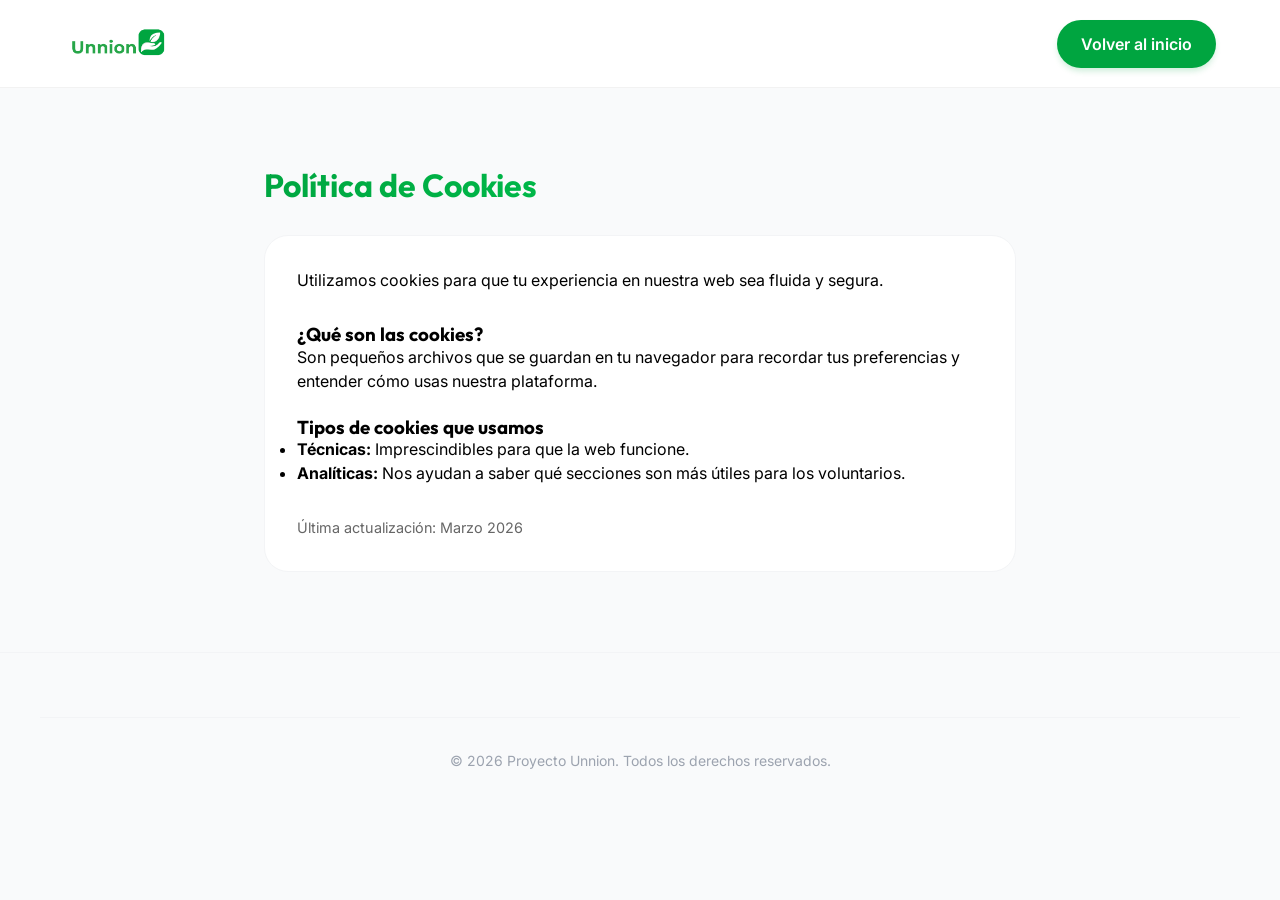
<file: cookies.html>
<!DOCTYPE html>
<html lang="es">

<head>
    <meta charset="UTF-8">
    <meta name="viewport" content="width=device-width, initial-scale=1.0">
    <title>Política de Cookies - Unnion</title>
    <link rel="stylesheet" href="styles.css">
    <link
        href="https://fonts.googleapis.com/css2?family=Inter:wght@400;500;600;700&family=Outfit:wght@500;700&display=swap"
        rel="stylesheet">
</head>

<body class="bg-light">
    <header class="header">
        <div class="container nav-wrapper">
            <a href="index.html" class="logo">
                <img src="./assets/logo.png" alt="Unnion Logo" class="logo-img-header">
            </a>
            <a href="index.html" class="btn btn-primary">Volver al inicio</a>
        </div>
    </header>

    <main class="section">
        <div class="container max-w-800">
            <h1 class="text-gradient" style="margin-bottom: 2rem;">Política de Cookies</h1>
            <div class="feature-card" style="text-align: left; opacity: 1; transform: none;">
                <p>Utilizamos cookies para que tu experiencia en nuestra web sea fluida y segura.</p>

                <h3 style="margin-top: 2rem;">¿Qué son las cookies?</h3>
                <p>Son pequeños archivos que se guardan en tu navegador para recordar tus preferencias y entender cómo
                    usas nuestra plataforma.</p>

                <h3 style="margin-top: 1.5rem;">Tipos de cookies que usamos</h3>
                <ul>
                    <li><strong>Técnicas:</strong> Imprescindibles para que la web funcione.</li>
                    <li><strong>Analíticas:</strong> Nos ayudan a saber qué secciones son más útiles para los
                        voluntarios.</li>
                </ul>

                <p style="margin-top: 2rem; font-size: 0.9rem; color: var(--text-muted);">Última actualización: Marzo
                    2026</p>
            </div>
        </div>
    </main>

    <footer class="footer">
        <div class="container copyright">
            &copy; 2026 Proyecto Unnion. Todos los derechos reservados.
        </div>
    </footer>
</body>

</html>
</file>
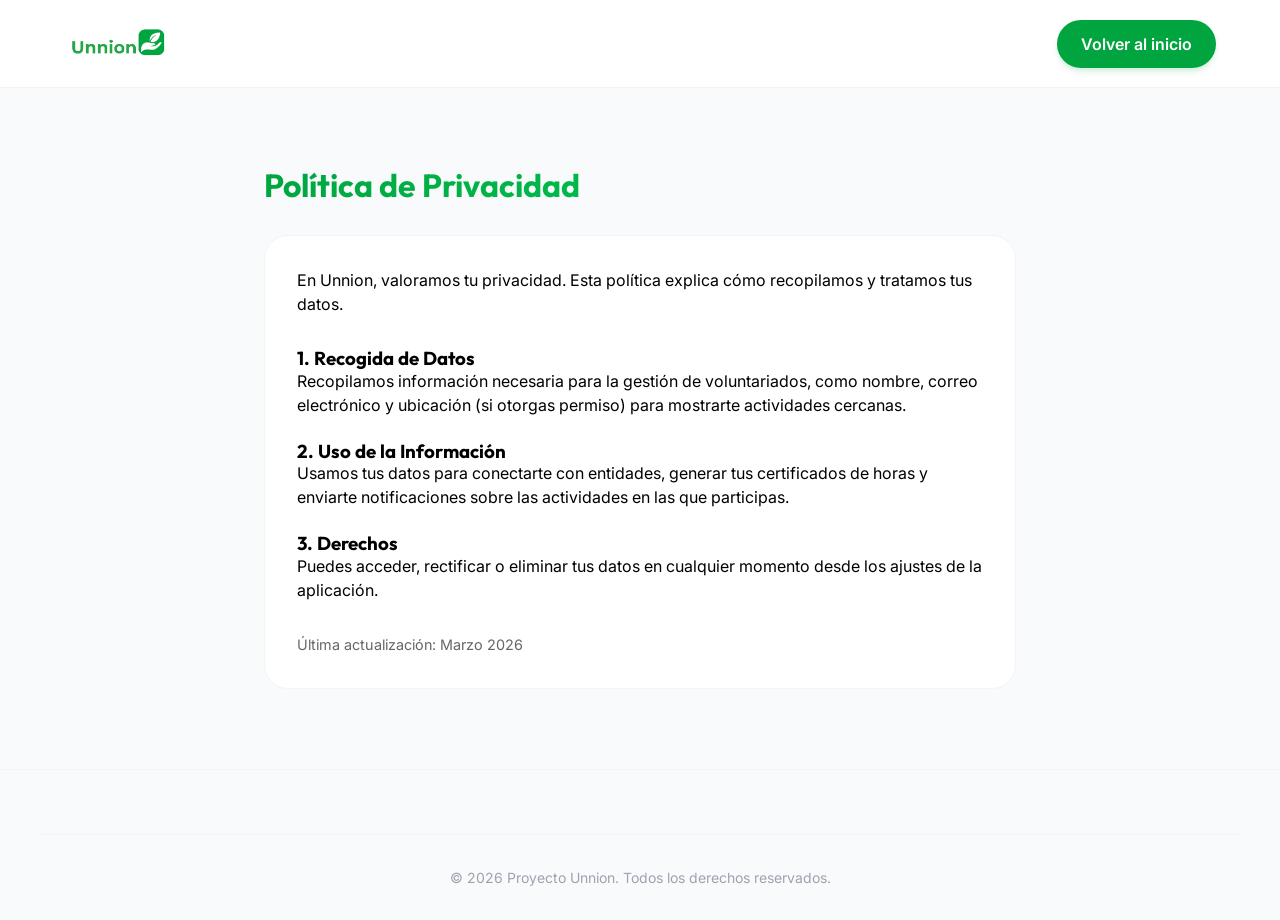
<file: privacidad.html>
<!DOCTYPE html>
<html lang="es">

<head>
    <meta charset="UTF-8">
    <meta name="viewport" content="width=device-width, initial-scale=1.0">
    <title>Política de Privacidad - Unnion</title>
    <link rel="stylesheet" href="styles.css">
    <link
        href="https://fonts.googleapis.com/css2?family=Inter:wght@400;500;600;700&family=Outfit:wght@500;700&display=swap"
        rel="stylesheet">
</head>

<body class="bg-light">
    <header class="header">
        <div class="container nav-wrapper">
            <a href="index.html" class="logo">
                <img src="./assets/logo.png" alt="Unnion Logo" class="logo-img-header">
            </a>
            <a href="index.html" class="btn btn-primary">Volver al inicio</a>
        </div>
    </header>

    <main class="section">
        <div class="container max-w-800">
            <h1 class="text-gradient" style="margin-bottom: 2rem;">Política de Privacidad</h1>
            <div class="feature-card" style="text-align: left; opacity: 1; transform: none;">
                <p>En Unnion, valoramos tu privacidad. Esta política explica cómo recopilamos y tratamos tus datos.</p>

                <h3 style="margin-top: 2rem;">1. Recogida de Datos</h3>
                <p>Recopilamos información necesaria para la gestión de voluntariados, como nombre, correo electrónico y
                    ubicación (si otorgas permiso) para mostrarte actividades cercanas.</p>

                <h3 style="margin-top: 1.5rem;">2. Uso de la Información</h3>
                <p>Usamos tus datos para conectarte con entidades, generar tus certificados de horas y enviarte
                    notificaciones sobre las actividades en las que participas.</p>

                <h3 style="margin-top: 1.5rem;">3. Derechos</h3>
                <p>Puedes acceder, rectificar o eliminar tus datos en cualquier momento desde los ajustes de la
                    aplicación.</p>

                <p style="margin-top: 2rem; font-size: 0.9rem; color: var(--text-muted);">Última actualización: Marzo
                    2026</p>
            </div>
        </div>
    </main>

    <footer class="footer">
        <div class="container copyright">
            &copy; 2026 Proyecto Unnion. Todos los derechos reservados.
        </div>
    </footer>
</body>

</html>
</file>
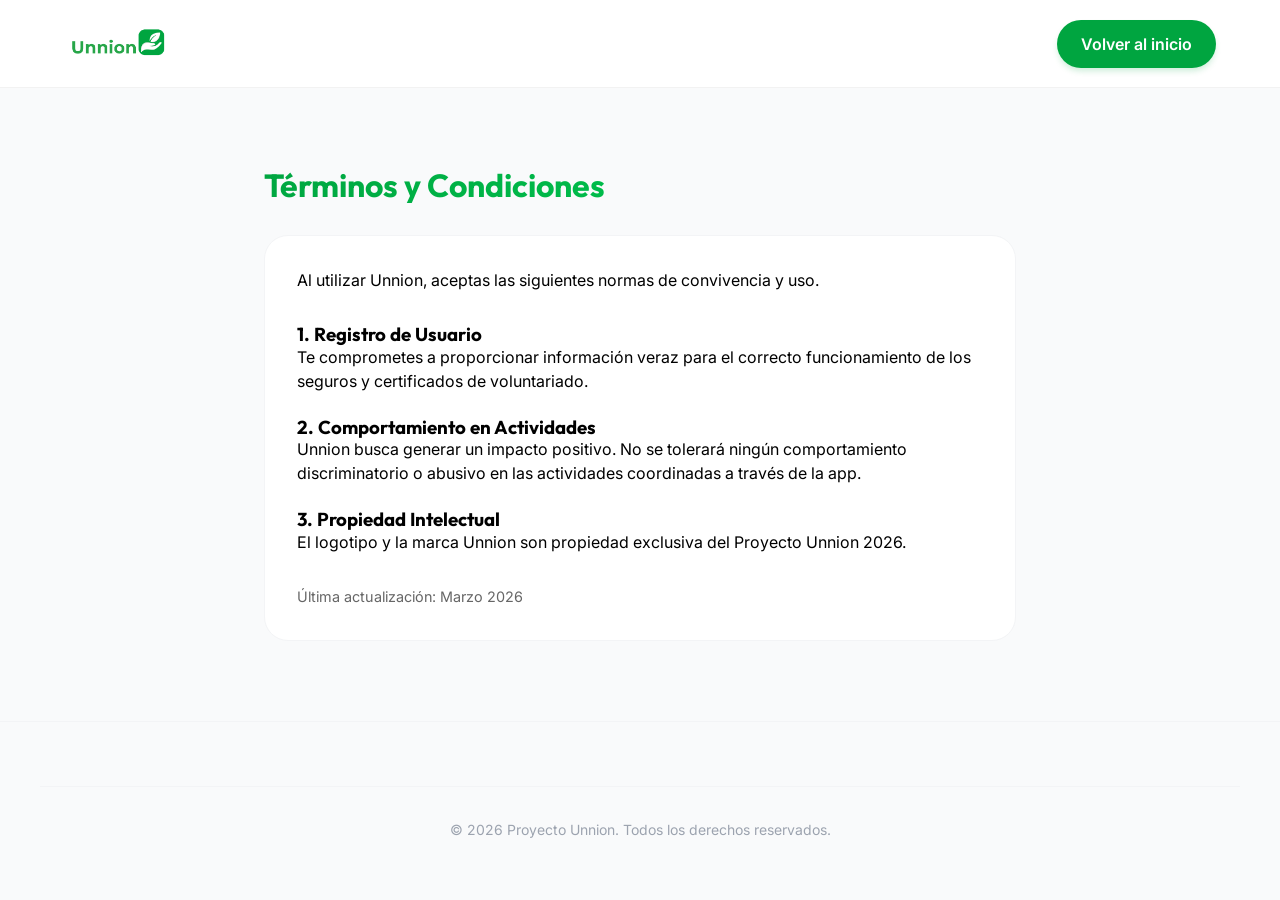
<file: terminos.html>
<!DOCTYPE html>
<html lang="es">

<head>
    <meta charset="UTF-8">
    <meta name="viewport" content="width=device-width, initial-scale=1.0">
    <title>Términos y Condiciones - Unnion</title>
    <link rel="stylesheet" href="styles.css">
    <link
        href="https://fonts.googleapis.com/css2?family=Inter:wght@400;500;600;700&family=Outfit:wght@500;700&display=swap"
        rel="stylesheet">
</head>

<body class="bg-light">
    <header class="header">
        <div class="container nav-wrapper">
            <a href="index.html" class="logo">
                <img src="./assets/logo.png" alt="Unnion Logo" class="logo-img-header">
            </a>
            <a href="index.html" class="btn btn-primary">Volver al inicio</a>
        </div>
    </header>

    <main class="section">
        <div class="container max-w-800">
            <h1 class="text-gradient" style="margin-bottom: 2rem;">Términos y Condiciones</h1>
            <div class="feature-card" style="text-align: left; opacity: 1; transform: none;">
                <p>Al utilizar Unnion, aceptas las siguientes normas de convivencia y uso.</p>

                <h3 style="margin-top: 2rem;">1. Registro de Usuario</h3>
                <p>Te comprometes a proporcionar información veraz para el correcto funcionamiento de los seguros y
                    certificados de voluntariado.</p>

                <h3 style="margin-top: 1.5rem;">2. Comportamiento en Actividades</h3>
                <p>Unnion busca generar un impacto positivo. No se tolerará ningún comportamiento discriminatorio o
                    abusivo en las actividades coordinadas a través de la app.</p>

                <h3 style="margin-top: 1.5rem;">3. Propiedad Intelectual</h3>
                <p>El logotipo y la marca Unnion son propiedad exclusiva del Proyecto Unnion 2026.</p>

                <p style="margin-top: 2rem; font-size: 0.9rem; color: var(--text-muted);">Última actualización: Marzo
                    2026</p>
            </div>
        </div>
    </main>

    <footer class="footer">
        <div class="container copyright">
            &copy; 2026 Proyecto Unnion. Todos los derechos reservados.
        </div>
        </footer>
</body>

</html>
</file>
<file: styles.css>
/* Variables y Reset */
:root {
    /* User Palette Exact Match */
    --primary: #00a540;
    /* Green */
    --primary-dark: #12762d;
    /* Dark Green */
    --secondary: #b0e5a6;
    /* Light Green */
    --background: #ffffff;
    /* White */
    --text-main: #000000;
    /* Black */
    --white: #ffffff;
    --black: #000000;

    /* Derived/Utility */
    --text-muted: #666666;
    --bg-light: #f9fafb;
    /* Keeping a subtle light gray for section diffs if needed, or I can use white/secondary */

    --accent-blue: #2563eb;
    /* Keeping for variety in icons if needed, can serve as info */
    --accent-orange: #f59e0b;

    --radius-lg: 24px;
    --radius-md: 12px;
    --shadow-sm: 0 1px 2px rgba(0, 0, 0, 0.05);
    --shadow-lg: 0 20px 25px -5px rgba(0, 0, 0, 0.1), 0 10px 10px -5px rgba(0, 0, 0, 0.04);
}

* {
    margin: 0;
    padding: 0;
    box-sizing: border-box;
}

body {
    font-family: 'Inter', sans-serif;
    color: var(--text-main);
    line-height: 1.5;
    background-color: var(--background);
    overflow-x: hidden;
}

h1,
h2,
h3,
h4 {
    font-family: 'Outfit', sans-serif;
    line-height: 1.1;
    font-weight: 700;
}

.container {
    max-width: 1200px;
    margin: 0 auto;
    padding: 0 1.5rem;
}

/* Utilities */
.text-gradient {
    background: linear-gradient(135deg, var(--primary) 0%, #00d455 100%);
    background-clip: text;
    -webkit-background-clip: text;
    -webkit-text-fill-color: transparent;
}

.bg-light {
    background-color: var(--bg-light);
}

.bg-dark {
    background-color: #111827;
}

.text-white {
    color: white;
}

.text-center {
    text-align: center;
}

.max-w-800 {
    max-width: 800px;
    margin-left: auto;
    margin-right: auto;
}

/* Botones */
.btn {
    display: inline-flex;
    align-items: center;
    padding: 0.75rem 1.5rem;
    border-radius: 50px;
    font-weight: 600;
    text-decoration: none;
    transition: all 0.3s ease;
}

.btn-primary {
    background-color: var(--primary);
    color: white;
    box-shadow: 0 4px 6px -1px rgba(0, 165, 64, 0.2);
}

.btn-primary:hover {
    background-color: var(--primary-dark);
    transform: translateY(-2px);
    box-shadow: 0 10px 15px -3px rgba(0, 165, 64, 0.3);
}

/* Header */
.header {
    position: sticky;
    top: 0;
    z-index: 100;
    background: rgba(255, 255, 255, 0.9);
    backdrop-filter: blur(10px);
    border-bottom: 1px solid rgba(0, 0, 0, 0.05);
    padding: 1rem 0;
}

.nav-wrapper {
    display: flex;
    justify-content: space-between;
    align-items: center;
}

.logo {
    display: flex;
    align-items: center;
    gap: 0.5rem;
    font-weight: 800;
    font-size: 1.5rem;
    color: var(--text-main);
    text-decoration: none;
}

.logo img {
    max-height: 55px;
    height: auto;
    width: auto;
}

.nav-menu {
    display: flex;
    align-items: center;
    gap: 2rem;
}

.nav-link {
    text-decoration: none;
    color: var(--text-muted);
    font-weight: 500;
    font-size: 0.95rem;
    transition: color 0.2s;
}

.nav-link:hover {
    color: var(--primary);
}

.mobile-toggle {
    display: none;
    background: none;
    border: none;
    cursor: pointer;
}

/* Hero Section */
.hero {
    padding: 4rem 0 6rem;
    overflow: hidden;
}

.hero-grid {
    display: grid;
    grid-template-columns: 1fr 1fr;
    gap: 4rem;
    align-items: center;
}

.badge {
    display: inline-block;
    padding: 0.25rem 0.75rem;
    background: var(--secondary);
    color: var(--primary-dark);
    font-size: 0.875rem;
    font-weight: 600;
    border-radius: 9999px;
    margin-bottom: 1.5rem;
}

.hero h1 {
    font-size: 3.5rem;
    margin-bottom: 1.5rem;
    letter-spacing: -0.02em;
}

.hero-description {
    font-size: 1.25rem;
    color: var(--text-muted);
    margin-bottom: 2.5rem;
    max-width: 500px;
}

/* Tiendas de Apps */
.store-buttons {
    display: flex;
    gap: 1rem;
    margin-bottom: 3rem;
}

.store-btn {
    transition: transform 0.2s;
    height: 48px;
}

.store-btn img {
    height: 100%;
    border-radius: 8px;
}

.store-btn:hover {
    transform: scale(1.05);
}

.hero-stats {
    display: flex;
    align-items: center;
    gap: 2rem;
}

.stat-item strong {
    display: block;
    font-size: 1.5rem;
    color: var(--text-main);
}

.stat-item span {
    font-size: 0.875rem;
    color: var(--text-muted);
}

.stat-divider {
    width: 1px;
    height: 40px;
    background: #e5e7eb;
}

/* Phone Frame & Mockup */
.hero-visual {
    position: relative;
    display: flex;
    justify-content: center;
}

.phone-frame {
    position: relative;
    width: 270px;
    height: 570px;
    background: #1a1a1a;
    border-radius: 32px;
    border: 12px solid #1a1a1a;
    box-shadow: 0 30px 60px -15px rgba(0, 0, 0, 0.35);
    overflow: hidden;
    z-index: 10;
}

.phone-notch {
    position: absolute;
    top: 0;
    left: 50%;
    transform: translateX(-50%);
    width: 90px;
    height: 22px;
    background: #1a1a1a;
    border-bottom-left-radius: 18px;
    border-bottom-right-radius: 18px;
    z-index: 20;
}

.phone-screen {
    width: 100%;
    height: 100%;
    background: #1a1a1a;
    /* Cambiado a oscuro para evitar flash blanco */
    overflow: hidden;
    border-radius: 20px;
    position: relative;
}

.app-screenshot {
    width: 100%;
    height: 100%;
    object-fit: cover;
    object-position: center top;
    display: block;
    position: absolute;
    top: 0;
    left: 0;
    opacity: 0;
    transition: opacity 0.6s ease-in-out;
}

.app-screenshot.active {
    opacity: 1;
    z-index: 2;
}

/* Floating Cards */
.floating-card {
    position: absolute;
    background: white;
    padding: 0.75rem 1rem;
    border-radius: 12px;
    box-shadow: var(--shadow-lg);
    display: flex;
    align-items: center;
    gap: 0.75rem;
    font-weight: 600;
    font-size: 0.875rem;
    z-index: 15;
    animation: float 6s ease-in-out infinite;
}

.card-1 {
    top: 15%;
    left: -20px;
}

.card-2 {
    bottom: 20%;
    right: -20px;
    animation-delay: 2s;
}

.icon-sm {
    width: 18px;
    height: 18px;
    color: var(--primary);
}

@keyframes float {

    0%,
    100% {
        transform: translateY(0);
    }

    50% {
        transform: translateY(-15px);
    }
}

/* Features */
.section {
    padding: 5rem 0;
}

.features-grid {
    display: grid;
    grid-template-columns: repeat(auto-fit, minmax(300px, 1fr));
    gap: 2rem;
    margin-top: 3rem;
}

.feature-card {
    background: white;
    padding: 2rem;
    border-radius: var(--radius-lg);
    border: 1px solid #f3f4f6;
    transition: transform 0.3s;
}

.feature-card:hover {
    transform: translateY(-5px);
    border-color: var(--primary-light);
}

.icon-box {
    width: 50px;
    height: 50px;
    border-radius: 12px;
    display: flex;
    align-items: center;
    justify-content: center;
    margin-bottom: 1.5rem;
}

.bg-green {
    background: #dcfce7;
    color: #166534;
}

.bg-blue {
    background: #dbeafe;
    color: #1e40af;
}

.bg-orange {
    background: #fef3c7;
    color: #92400e;
}

/* Chat Section */
.split-layout {
    display: grid;
    grid-template-columns: 1fr 1fr;
    gap: 4rem;
    align-items: center;
}

.tag {
    text-transform: uppercase;
    color: var(--primary);
    font-weight: 700;
    font-size: 0.85rem;
    margin-bottom: 1rem;
    display: block;
    letter-spacing: 1px;
}

.section-chat h2 {
    font-size: 2.5rem;
    margin-bottom: 1.5rem;
}

.section-chat p {
    color: var(--text-muted);
    margin-bottom: 2rem;
}

.feature-list {
    list-style: none;
}

.feature-list li {
    display: flex;
    align-items: center;
    gap: 1rem;
    margin-bottom: 1rem;
    font-weight: 500;
}

.feature-list li i {
    color: var(--primary);
    width: 20px;
}

.split-layout.reverse {
    direction: rtl;
}

.split-layout.reverse>* {
    direction: ltr;
}

.small-frame {
    transform: scale(0.9);
    margin: 0 auto;
}

/* Demo Section */
.demo-section {
    background: linear-gradient(180deg, var(--bg-light) 0%, #ffffff 100%);
}

.demo-container {
    max-width: 800px;
    margin: 3rem auto 0;
    display: flex;
    flex-direction: column;
    align-items: center;
    gap: 2rem;
}

.demo-navigation {
    display: flex;
    align-items: center;
    gap: 3rem;
    width: 100%;
    justify-content: center;
}

.demo-nav-btn {
    background: white;
    border: 1px solid #e5e7eb;
    color: var(--primary);
    width: 56px;
    height: 56px;
    border-radius: 50%;
    display: flex;
    align-items: center;
    justify-content: center;
    cursor: pointer;
    transition: all 0.3s ease;
    box-shadow: var(--shadow-sm);
}

.demo-nav-btn:hover:not(:disabled) {
    background: var(--primary);
    color: white;
    border-color: var(--primary);
    transform: scale(1.1);
}

.demo-nav-btn:disabled {
    opacity: 0.3;
    cursor: not-allowed;
}

.demo-frame {
    width: 280px;
    height: 600px;
    transition: transform 0.3s ease;
}

.demo-info {
    width: 100%;
    max-width: 400px;
    text-align: center;
}

.step-counter {
    font-weight: 700;
    font-family: 'Outfit', sans-serif;
    color: var(--text-main);
    margin-bottom: 0.75rem;
    font-size: 1.1rem;
}

.step-progress {
    height: 6px;
    background: #e5e7eb;
    border-radius: 10px;
    overflow: hidden;
}

.progress-bar {
    height: 100%;
    background: var(--primary);
    transition: width 0.4s cubic-bezier(0.4, 0, 0.2, 1);
}

@media (max-width: 600px) {
    .demo-navigation {
        gap: 1.5rem;
    }

    .demo-nav-btn {
        width: 48px;
        height: 48px;
    }

    .demo-frame {
        width: 220px;
        height: 460px;
    }
}


/* CTA Card */
.cta-card {
    background: var(--primary);
    border-radius: var(--radius-lg);
    padding: 4rem 2rem;
    text-align: center;
    color: white;
    background-image: linear-gradient(135deg, rgba(255, 255, 255, 0.1) 0%, transparent 100%);
}

.cta-content h2 {
    margin-bottom: 1rem;
    font-size: 2.5rem;
}

.cta-content p {
    font-size: 1.25rem;
    margin-bottom: 2.5rem;
    opacity: 0.9;
}

.bg-white {
    background-color: white !important;
    padding: 0.5rem;
    border-radius: 10px;
}

.cta-content .store-buttons {
    justify-content: center;
    margin-bottom: 1rem;
}

.small-text {
    font-size: 0.875rem;
    opacity: 0.7;
}

/* Footer */
.footer {
    padding: 4rem 0 2rem;
    border-top: 1px solid #f3f4f6;
}

.footer-content {
    display: flex;
    flex-direction: column;
    align-items: center;
    text-align: center;
    gap: 3rem;
    margin-bottom: 3rem;
}

.footer-brand {
    max-width: 400px;
    display: flex;
    flex-direction: column;
    align-items: center;
}

.footer-brand .logo {
    justify-content: center;
}

.footer-brand p {
    color: var(--text-muted);
    margin-top: 1.25rem;
    font-size: 1.05rem;
    line-height: 1.6;
}

.footer-links {
    display: flex;
    flex-direction: column;
    align-items: center;
    gap: 2.5rem;
}

.link-group {
    text-align: center;
}

.link-group h4 {
    margin-bottom: 1rem;
    color: var(--text-main);
}

.link-group a {
    display: block;
    color: var(--text-muted);
    text-decoration: none;
    margin-bottom: 0.5rem;
    transition: color 0.2s;
}

.link-group a:hover {
    color: var(--primary);
}

.copyright {
    text-align: center;
    padding-top: 2rem;
    border-top: 1px solid #f3f4f6;
    color: #9ca3af;
    font-size: 0.875rem;
}

/* Animations */
.fade-in-up {
    animation: fadeInUp 0.8s ease-out forwards;
    opacity: 0;
    transform: translateY(20px);
}

.delay-1 {
    animation-delay: 0.2s;
}

@keyframes fadeInUp {
    to {
        opacity: 1;
        transform: translateY(0);
    }
}

/* Responsive Refinement */
@media (max-width: 968px) {
    .container {
        padding: 0 1.25rem;
    }

    .hero-grid,
    .split-layout {
        grid-template-columns: 1fr;
        text-align: center;
        gap: 3rem;
    }

    .hero {
        padding: 2.5rem 0 4rem;
    }

    .hero h1 {
        font-size: 2.75rem;
    }

    .hero-stats,
    .store-buttons {
        justify-content: center;
    }

    .hero-visual {
        margin-top: 1rem;
    }

    .split-layout {
        direction: ltr;
    }

    .split-visual {
        order: -1;
    }

    .feature-list {
        display: inline-block;
        text-align: left;
    }

    /* Mobile Menu Refined */
    .nav-menu {
        display: flex;
        flex-direction: column;
        position: absolute;
        top: 100%;
        left: 0;
        right: 0;
        background: white;
        padding: 0;
        max-height: 0;
        overflow: hidden;
        opacity: 0;
        transition: all 0.4s cubic-bezier(0.4, 0, 0.2, 1);
        box-shadow: 0 10px 25px rgba(0, 0, 0, 0.1);
        border-top: 1px solid #f3f4f6;
    }

    .nav-menu.active {
        padding: 2rem;
        max-height: 500px;
        opacity: 1;
    }

    .nav-link {
        width: 100%;
        padding: 1rem 0;
        font-size: 1.1rem;
        border-bottom: 1px solid #f9fafb;
    }

    .mobile-toggle {
        display: flex;
        align-items: center;
        justify-content: center;
        padding: 0.5rem;
        background: var(--bg-light);
        border-radius: 12px;
        color: var(--primary);
    }

    .nav-actions {
        width: 100%;
        margin-top: 1rem;
    }

    .nav-actions .btn {
        width: 100%;
        justify-content: center;
    }
}

@media (max-width: 480px) {
    .hero h1 {
        font-size: 2.25rem;
    }

    .phone-frame {
        width: 240px;
        height: 480px;
        border-width: 8px;
    }

    .floating-card {
        display: none;
    }

    .store-buttons {
        flex-direction: column;
        align-items: center;
        gap: 0.75rem;
    }

    .store-btn {
        width: 180px;
        height: auto;
    }

    .store-btn img {
        width: 100%;
    }

    .link-group {
        width: 100%;
    }

    /* Modal Mobile */
    .modal-content {
        width: calc(100% - 2rem);
        margin: 1rem;
        padding: 1.75rem;
        border-radius: 24px;
        max-height: 90vh;
        overflow-y: auto;
    }

    .modal-body h3 {
        font-size: 1.5rem;
    }

    .back-to-top {
        bottom: 1.25rem;
        right: 1.25rem;
        width: 44px;
        height: 44px;
    }
}

/* Global Overflow Fix */
html,
body {
    max-width: 100vw;
    overflow-x: hidden;
}

/* Back to Top Button */
.back-to-top {
    position: fixed;
    bottom: 2rem;
    right: 2rem;
    background: var(--primary);
    color: white;
    width: 50px;
    height: 50px;
    border-radius: 50%;
    display: flex;
    align-items: center;
    justify-content: center;
    border: none;
    cursor: pointer;
    box-shadow: 0 4px 12px rgba(0, 0, 0, 0.15);
    z-index: 900;
    opacity: 0;
    visibility: hidden;
    transition: all 0.3s cubic-bezier(0.4, 0, 0.2, 1);
    transform: translateY(20px);
}

.back-to-top.show {
    opacity: 1;
    visibility: visible;
    transform: translateY(0);
}

.back-to-top:hover {
    background: var(--primary-dark);
    transform: translateY(-5px);
    box-shadow: 0 6px 16px rgba(0, 165, 64, 0.3);
}

/* Modal and Footer Custom Sizes (already present below, keeping order) */
/* Modern Modal Styles... */
.modal-overlay {
    position: fixed;
    top: 0;
    left: 0;
    width: 100%;
    height: 100%;
    background: rgba(0, 0, 0, 0.4);
    backdrop-filter: blur(8px);
    display: flex;
    align-items: center;
    justify-content: center;
    z-index: 1000;
    opacity: 0;
    visibility: hidden;
    transition: all 0.3s ease;
}

.modal-overlay.active {
    opacity: 1;
    visibility: visible;
}

.modal-content {
    background: white;
    width: 90%;
    max-width: 450px;
    padding: 2.5rem;
    border-radius: 30px;
    position: relative;
    text-align: center;
    box-shadow: 0 25px 50px -12px rgba(0, 0, 0, 0.25);
}

.modal-close {
    position: absolute;
    top: 1.5rem;
    right: 1.5rem;
    background: #f3f4f6;
    border: none;
    width: 32px;
    height: 32px;
    border-radius: 50%;
    cursor: pointer;
    display: flex;
    align-items: center;
    justify-content: center;
    font-size: 1.2rem;
    color: var(--text-muted);
    transition: all 0.2s;
}

.modal-close:hover {
    background: #e5e7eb;
    color: var(--black);
}

.modal-icon {
    width: 64px;
    height: 64px;
    background: var(--secondary);
    color: var(--primary);
    border-radius: 20px;
    display: flex;
    align-items: center;
    justify-content: center;
    margin: 0 auto 1.5rem;
}

.modal-icon i {
    width: 32px;
    height: 32px;
}

.modal-body h3 {
    font-size: 1.75rem;
    margin-bottom: 1rem;
    color: var(--black);
}

.modal-body p {
    color: var(--text-muted);
    font-size: 1.1rem;
    line-height: 1.6;
    margin-bottom: 2rem;
}

.modal-actions .btn {
    width: 100%;
    justify-content: center;
    padding: 1rem;
    font-size: 1.1rem;
}

.fade-in-scale {
    transform: scale(0.9);
    transition: transform 0.3s cubic-bezier(0.34, 1.56, 0.64, 1);
}

.modal-overlay.active .fade-in-scale {
    transform: scale(1);
}

/* Logos Custom Sizes */
.logo-img-header {
    height: 28px;
    width: auto;
}

.logo-img-footer {
    height: 36px;
    width: auto;
}
</file>
